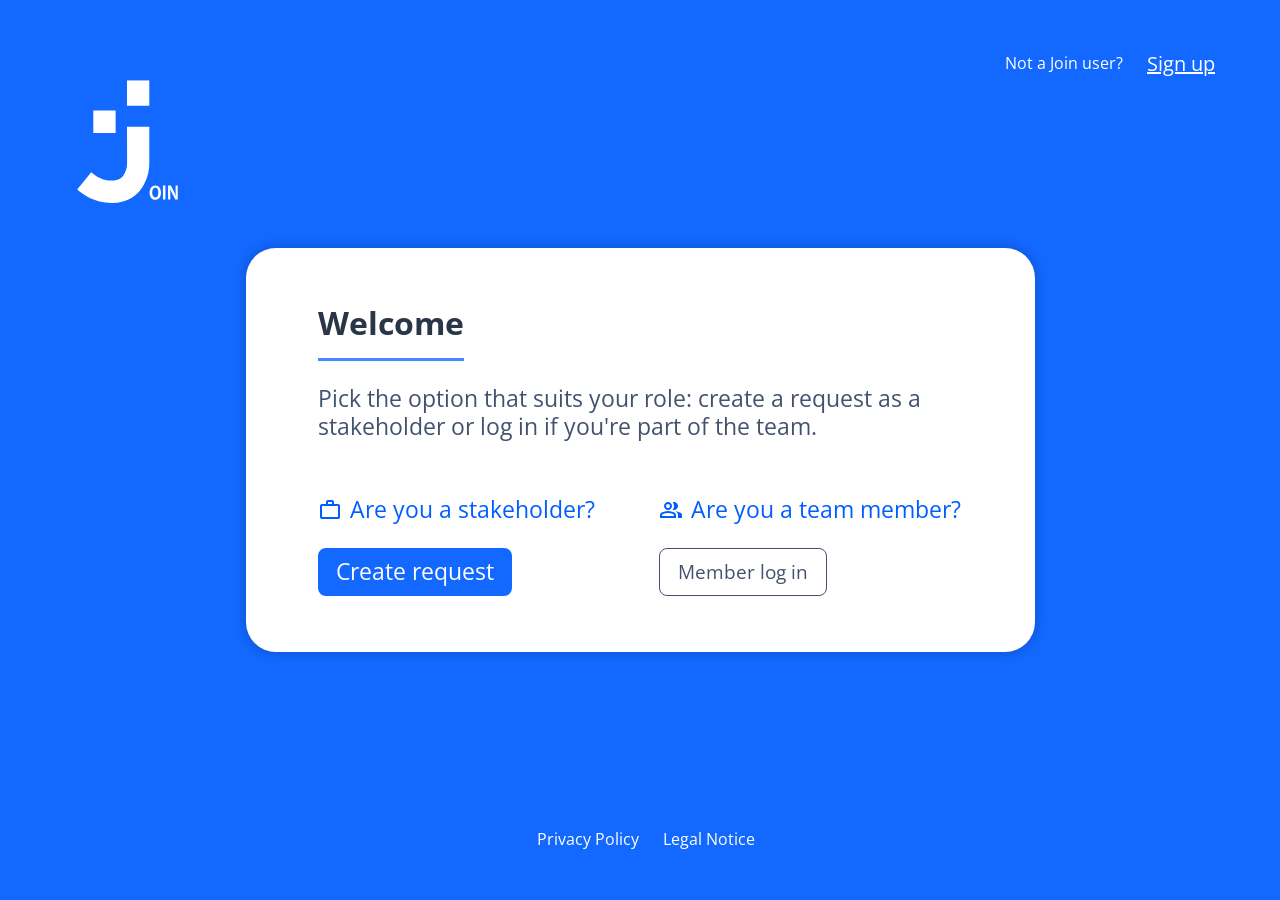
<file: index.html>
<!DOCTYPE html>
<html lang="en">

<head>
  <meta charset="UTF-8" />
  <meta name="viewport" content="width=device-width, initial-scale=1.0" />

  <title>Join App</title>
  <link rel="shortcut icon" href="./assets/icons/login/logo_blue.svg" type="image/x-icon" />
  <link rel="stylesheet" href="./style.css" />
  <link rel="stylesheet" href="./style/welcome.css" />
</head>

<body>
  <div class="welcome-page">
    <!-- logo box postion absolute -->
    <div class="welcome-logo-wrapper">
      <img class="welcome-logo" src="./assets/icons/login/logo_white.svg" alt="Join Logo" />
    </div>

    <div class="welcome-wrapper">
      <!-- top section -->
      <header class="welcome-header">
        <div class="welcome-logo-space"></div>
        <div class="welcome-sign-up">
          Not a Join user?
          <a href="./login.html#signup">Sign up</a>
        </div>
      </header>

      <!-- main section -->
      <main class="welcome-main">
        <section class="welcome-card">
          <div class="welcome-intro">
            <div class="welcome-title-box">
              <h1 class="welcome-title">Welcome</h1>
              <div class="welcome-title-border"></div>
            </div>

            <p class="welcome-text">
              Pick the option that suits your role: create a request as a stakeholder or log in if you're part of the
              team.
            </p>
          </div>

          <div class="welcome-options">
            <!-- stakeholder -->
            <div class="welcome-option">
              <div class="welcome-option-label">
                <svg viewBox="0 0 24 24" aria-hidden="true">
                  <path
                    d="M4 21q-.825 0-1.412-.587T2 19V8q0-.825.588-1.412T4 6h4V4q0-.825.588-1.412T10 2h4q.825 0 1.413.588T16 4v2h4q.825 0 1.413.588T22 8v11q0 .825-.587 1.413T20 21zm0-2h16V8H4zm6-13h4V4h-4z" />
                </svg>
                Are you a stakeholder?
              </div>
              <a href="./stakeholder.html" class="base-button button-small welcome-button-blue">Create request</a>
            </div>

            <!-- team member -->
            <div class="welcome-option">
              <div class="welcome-option-label">
                <svg viewBox="0 0 24 24" aria-hidden="true">
                  <path
                    d="M1 20v-2.8q0-.85.438-1.562T2.6 14.55q1.55-.775 3.15-1.162T9 13t3.25.388t3.15 1.162q.725.375 1.163 1.088T17 17.2V20zm18 0v-3q0-1.1-.612-2.113T16.65 13.15q1.275.15 2.4.513t2.1.887q.9.5 1.375 1.112T23 17v3zM9 12q-1.65 0-2.825-1.175T5 8t1.175-2.825T9 4t2.825 1.175T13 8t-1.175 2.825T9 12m10-4q0 1.65-1.175 2.825T15 12q-.275 0-.7-.062t-.7-.138q.675-.8 1.038-1.775T15 8t-.362-2.025T13.6 4.2q.35-.125.7-.162T15 4q1.65 0 2.825 1.175T19 8M3 18h12v-.8q0-.275-.137-.5t-.363-.35q-1.35-.675-2.725-1.012T9 15t-2.775.338T3.5 16.35q-.225.125-.363.35T3 17.2zm6-8q.825 0 1.413-.587T11 8t-.587-1.412T9 6t-1.412.588T7 8t.588 1.413T9 10m0 8" />
                </svg>
                Are you a team member?
              </div>
              <a href="./login.html" class="base-button button-small welcome-button-hollow">Member log in</a>
            </div>
          </div>
        </section>
      </main>

      <!-- bottom section -->
      <footer class="welcome-footer">
        <a href="./privacy-policy.html">Privacy Policy</a>
        <a href="./legal-notice.html">Legal Notice</a>
      </footer>
    </div>
  </div>
</body>

</html>
</file>
<file: style.css>
:root {
  --main-color: #1268ff;
  --main-color-hover: #0050e0;
  --text-dark: #2a3647;
  --accent-blue: #4589ff;
  --input-gray: #686868;
  --light-blue: #005dff;
  --dark-blue: #091931;
  --style-color: #D1D1D1;
  --light-gray: #647188;
  --menu-color: #42526e;
  --icon-gray: #A8A8A8;
  --no-task-gray: #E7E7E7;
  --urgent-color: #ff3d00;
  --medium-color: #ffa800;
  --low-color: #7ae229;
  --label-orange: #ff7a00;
  --label-blue: #0038ff;
  --label-red: #ff3d00;
  --error-color: #fa2828;
  --progressbar-bg: #F4F4F4;
  --navi-buttons-bg: #D2E3FF;
  --banner-bg: rgba(210, 227, 255, 0.4);
  --button-inactive-bg: rgba(69, 137, 255, 0.2);
  --card-shadow: 0 0 10px 3px rgba(0, 0, 0, 0.14);
}

@font-face {
  font-family: open-sans;
  src: url(./assets/fonts/InterOpenSans/Open_Sans/OpenSans-VariableFont_wdth\,wght.ttf);
}

@font-face {
  font-family: inter;
  src: url(./assets/fonts/InterOpenSans/Inter/Inter-VariableFont_opsz\,wght.ttf);
}

* {
  font-family: open-sans, sans-serif;
  font-size: 23px;
}

html, body {
  scroll-behavior: smooth;
  height: 100vh;
  /* 100% instead of 100vw, so a vertical scrollbar doesn't add a horizontal one */
  width: 100%;
  margin: 0;
  box-sizing: border-box;
  display: flex;
  flex-direction: column;
}

*::placeholder {
  color: var(--style-color);
}

main {
  display: flex;
  flex: 1;
  overflow: hidden;
}

footer {
  display: flex;
  justify-content: center;
}

.d-none {
  display: none !important;
}

.nav-without-profil {
  justify-content: end;
}

/*
<button class="base-button button-blue button-small">Button</button>
*/

.base-button {
  font-size: 23px;
  text-decoration: none;
  border: none;
  cursor: pointer;
  animation: translate;
  transition: box-shadow 0.2s ease-in-out, background-color 0.2s ease-in-out;
}

.button-small {
  border-radius: 8px;
  padding: 10px 18px;
}

.button-regular {
  border-radius: 10px;
  padding: 16px 10px;
}

.button-blue {
  color: #fff;
  background-color: var(--main-color);
}

.button-blue:hover {
  background-color: var(--light-blue);
  box-shadow: 0px 4px 8px rgba(0, 0, 0, 0.2);
}

.button-blue:active {
  background-color: #fff;
  color: var(--main-color);
}

/* inactive variant from the Figma button component (e.g. sign up before accepting the privacy policy) */
.button-blue.button-inactive {
  background-color: var(--button-inactive-bg);
  color: #fff;
  box-shadow: none;
  cursor: default;
}

.button-hollow {
  border: 1px solid var(--light-gray);
  background-color: #fff;
  color: var(--light-gray);
}

.button-hollow:hover {
  color: var(--main-color);
  border: 2px solid;
  margin: -1px;
  border-color: var(--main-color);
  box-shadow: 0px 4px 8px #53535333;
}

.button-hollow:active {
  border: 1px solid var(--light-blue);
  margin: 0;
  color: var(--light-blue);
}


/* priority button root */
.priority-button {
  display: flex;
  align-items: center;
  justify-content: center;
  gap: 10px;
  width: 136px;
  height: 49px;
  cursor: pointer;
  border: none;
  border-radius: 10px;
  padding: 10px 18px;
  transition: background-color 0.2s;
  background-color: #fff;
  color: black;
  box-shadow: 0px 0px 4px rgba(0, 0, 0, 0.16);
}

.priority-button img {
  width: 20px;
  height: auto;
}

/* Urgent button
      <button class="priority-button urgent-button">
        <span>Urgent</span>
        <img src="urgent_arrow.svg" alt="urgent" />
      </button>
      */

.urgent-button:hover {
  border-bottom: 2px solid var(--urgent-color);
  height: 51px;
}

.urgent-button.active {
  background-color: var(--urgent-color);
  color: #fff;
  pointer-events: none;
}

.urgent-button.active img {
  content: url("./assets/icons/add_task/urgent_default.svg");
  width: 20px;
}

/* Medium button
      <button class="priority-button medium-button">
        <span>Medium</span>
        <img src="priority_equal.svg" alt="medium" />
      </button>
      */

.medium-button:hover {
  border-bottom: 2px solid var(--medium-color);
  height: 51px;
}

.medium-button.active {
  background-color: var(--medium-color);
  color: #fff;
  pointer-events: none;
}

.medium-button.active img {
  width: 20px;
  content: url("./assets/icons/add_task/medium_default.svg");
}

/* Low button 
      <button class="priority-button low-button">
        <span>Low</span>
        <img src="low_arrow.svg" alt="low" />
      </button>
      */

.low-button:hover {
  border-bottom: 2px solid var(--low-color);
  height: 51px;
}

.low-button.active {
  background-color: var(--low-color);
  color: #fff;
  pointer-events: none;
}

.low-button.active img {
  width: 20px;
  content: url("./assets/icons/add_task/low_default.svg");
}

h1 {
  font-size: 61px;
  font-weight: 700;
  margin: 0;
}

h2 {
  font-size: 48px;
  font-weight: 700;
  margin: 0;
}

h3 {
  font-size: 47px;
  font-weight: 500;
  margin: 0;
}

h4 {
  font-size: 33px;
  font-weight: 700;
  margin: 0;
}

h5 {
  font-size: 19px;
  margin: 0;
}

h6 {
  font-size: 16px;
  margin: 0;
}

span {
  font-size: 16px;
}



/* "(You)" behind the logged-in user's own name, shown by script.js */
.you-tag {
  display: none;
  margin-left: 6px;
  font-size: 0.85em;
  font-weight: 400;
  color: inherit;
  opacity: 0.6;
}

.you-tag.is-you {
  display: inline;
}
</file>
<file: style/welcome.css>
/* the welcome page can grow taller than the viewport on short screens, so the canvas stays blue */
body:has(.welcome-page) {
  background-color: var(--main-color);
}

.welcome-page {
  display: flex;
  flex: 1;
  justify-content: center;
  /* safe: content taller than the screen grows downwards and stays scrollable instead of being cut off at the top */
  align-items: safe center;
  min-height: 100vh;
  background-color: var(--main-color);
}

.welcome-wrapper {
  display: grid;
  /* equal outer rows keep the card centered on the page, not between header and footer */
  grid-template-rows: 1fr auto 1fr;
  width: 100%;
  max-width: 1440px;
  /* a fixed height lets the outer rows shrink unevenly on short screens instead of growing the page */
  height: min(100vh, 1440px);
  box-sizing: border-box;
  padding: 0 65px 0 77px;
  color: #fff;
  opacity: 0;
  pointer-events: none;
  animation: welcomeFadeIn 0.3s ease-in-out forwards;
  animation-delay: 0.5s;
}

/* display content */
@keyframes welcomeFadeIn {
  to {
    opacity: 1;
    pointer-events: auto;
  }
}

/* logo box, same animation as login page */
.welcome-logo-wrapper {
  position: absolute;
  top: 50%;
  left: 50%;
  width: 265px;
  height: 323.1px;
  transform: translate(-50%, -50%);
  animation: welcomeMoveLogo 0.3s ease-in-out forwards;
  animation-delay: 0.5s;
  z-index: 2;
}

/* moving logo, ends at 77px / 80px like the Figma frame */
@keyframes welcomeMoveLogo {
  to {
    top: calc((100vh - min(100vh, 1440px)) / 2 + -20px);
    left: calc((100vw - min(100vw, 1440px)) / 2 + -5px);
    transform: translate(0, 0) scale(0.38);
  }
}

/* top section */
.welcome-header {
  display: flex;
  justify-content: space-between;
  align-items: flex-start;
  align-self: start;
  padding-top: 52px;
}

.welcome-logo {
  width: 100%;
  height: auto;
}

/* reserves the space of the moved logo (bottom edge of logo minus header padding) */
.welcome-logo-space {
  height: 150px;
}

.welcome-sign-up {
  display: flex;
  align-items: center;
  gap: 24px;
  font-size: 16px;
  line-height: 1.2;
}

.welcome-sign-up a {
  color: #fff;
  font-size: 20px;
  line-height: 1.2;
  text-decoration: underline;
}

.welcome-sign-up a:hover {
  opacity: 0.8;
}

/* main section */
.welcome-main {
  display: flex;
  justify-content: center;
  align-items: center;
  /* span the full wrapper width so the asymmetric side padding doesn't shift the card */
  margin: 0 -65px 0 -77px;
  padding: 32px 71px;
  overflow: visible;
}

.welcome-card {
  display: flex;
  flex-direction: column;
  gap: 56px;
  box-sizing: border-box;
  max-width: 100%;
  padding: 56px 72px;
  border-radius: 30px;
  background-color: #fff;
  color: var(--text-dark);
  box-shadow: var(--card-shadow);
}

.welcome-intro {
  display: flex;
  flex-direction: column;
  gap: 24px;
  max-width: 645px;
}

.welcome-title-box {
  display: flex;
  flex-direction: column;
  gap: 16px;
  width: fit-content;
}

.welcome-title {
  margin: 0;
  font-size: 32px;
  font-weight: 700;
  line-height: 1.2;
  color: var(--text-dark);
}

.welcome-title-border {
  height: 3px;
  background-color: var(--accent-blue);
}

.welcome-text {
  margin: 0;
  font-size: 23px;
  line-height: 1.2;
  color: var(--menu-color);
}

.welcome-options {
  display: flex;
  gap: 64px;
}

.welcome-option {
  display: flex;
  flex-direction: column;
  align-items: flex-start;
  gap: 24px;
}

.welcome-option-label {
  display: flex;
  align-items: center;
  gap: 8px;
  font-size: 23px;
  line-height: 1.2;
  color: var(--light-blue);
}

.welcome-option-label svg {
  width: 24px;
  height: 24px;
  fill: var(--light-blue);
}

/* V2 buttons, also used on the stakeholder and request page */
.welcome-button-blue {
  border: none;
  font-size: 23px;
  line-height: 1.2;
  color: #fff;
  background-color: var(--main-color);
}

.welcome-button-blue:hover {
  background-color: var(--main-color-hover);
  box-shadow: 0px 4px 8px rgba(0, 0, 0, 0.2);
}

.welcome-button-hollow {
  display: flex;
  align-items: center;
  box-sizing: border-box;
  height: 48px;
  padding: 12px 18px;
  border: 1px solid var(--menu-color);
  font-size: 19px;
  line-height: 1.2;
  color: var(--menu-color);
  background-color: #fff;
}

.welcome-button-hollow:hover {
  color: var(--main-color);
  border-color: var(--main-color);
  box-shadow: 0px 4px 8px #53535333;
}

/* bottom section */
.welcome-footer {
  display: flex;
  justify-content: center;
  align-self: end;
  gap: 8px;
  padding-bottom: 43px;
}

.welcome-footer a {
  padding: 8px;
  color: #fff;
  font-size: 16px;
  line-height: 1.2;
  text-decoration: none;
}

.welcome-footer a:hover {
  text-decoration: underline;
}

/* tablet */
@media (max-width: 1024px) {
  .welcome-logo-wrapper {
    transform: translate(-50%, -50%) scale(0.69);
  }

  @keyframes welcomeMoveLogo {
    to {
      top: -52px;
      left: -33px;
      transform: translate(0, 0) scale(0.31);
    }
  }

  .welcome-logo-space {
    height: 103px;
  }
}

/* short landscape screens (e.g. 1024x600): tighten the vertical spacing so the page fits without scrolling */
@media (max-height: 720px) and (min-width: 769px) {
  .welcome-main {
    padding-top: 8px;
    padding-bottom: 8px;
  }

  .welcome-card {
    gap: 32px;
    padding: 32px 72px;
  }

  .welcome-footer {
    padding-bottom: 24px;
  }
}

/* mobile */
@media (max-width: 768px) {
  .welcome-wrapper {
    grid-template-rows: auto 1fr auto;
    /* lets the column shrink below the card's 396px on narrow phones */
    grid-template-columns: minmax(0, 1fr);
    height: auto;
    min-height: 100vh;
    padding: 0 14px;
  }

  .welcome-header {
    padding-top: 24px;
  }

  .welcome-footer {
    padding-bottom: 24px;
  }

  .welcome-logo-wrapper {
    transform: translate(-50%, -50%) scale(0.38);
  }

  @keyframes welcomeMoveLogo {
    to {
      top: -85px;
      left: -62px;
      transform: translate(0, 0) scale(0.24);
    }
  }

  .welcome-logo-space {
    height: 52px;
  }

  .welcome-header {
    flex-direction: column;
    align-items: stretch;
    gap: 40px;
  }

  .welcome-sign-up {
    justify-content: center;
  }

  .welcome-main {
    align-items: flex-start;
    margin: 0;
    padding: 12px 0 24px;
  }

  /* fixed mobile width like the login card, shrinks on narrower screens */
  .welcome-card {
    align-items: center;
    width: 396px;
    max-width: 100%;
    gap: 48px;
    padding: 48px 24px;
    text-align: center;
  }

  .welcome-intro {
    align-items: center;
  }

  .welcome-title-box {
    align-items: center;
  }

  .welcome-title {
    font-size: 47px;
  }

  .welcome-title-border {
    width: 150px;
  }

  .welcome-text {
    font-size: 18px;
  }

  .welcome-options {
    flex-direction: column;
    align-items: center;
    gap: 48px;
  }

  .welcome-option {
    align-items: center;
  }

  .welcome-option-label {
    font-size: 19px;
  }

  .welcome-footer a {
    font-size: 19px;
  }
}
</file>
